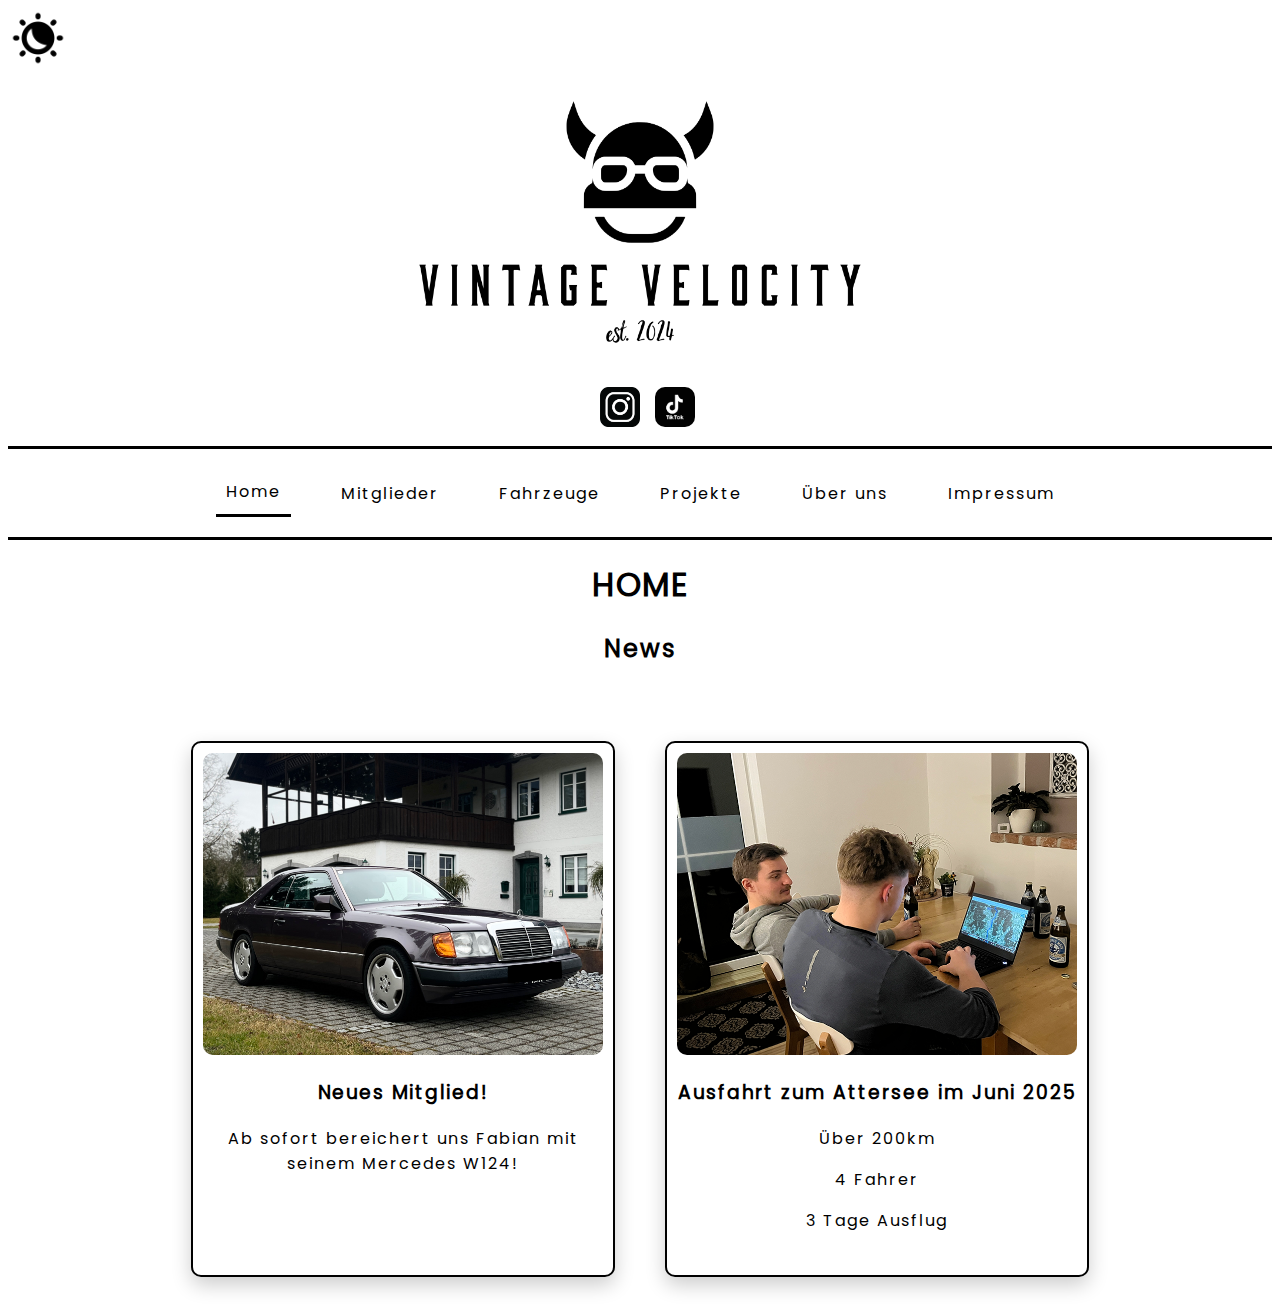
<file: index.html>
<!DOCTYPE html>
<html lang="en">
<head>
    <meta charset="UTF-8">
    <meta name="viewport" content="width=device-width, initial-scale=1.0">
    <link rel="icon" type="image/png" href="logoNoText.png"/>
    <title>Home</title>
    <img id="darkModeButton" src="lightmode.png" style="width: 60px;">
</head>
<body style="align-items: center;">
    <link href='style.css' rel="stylesheet">
    <script src="script.js"></script>

    <div style="justify-content: center; align-items: center; align-self: center; display: flex; ">
        <img id="logoBig" src="logo.PNG" alt="" width="100%" style="justify-content:center; align-items: center; align-self: center; max-width: 500px;">
    </div>

    <div class="socialsDiv" style="display: flex; align-items: center; border-bottom-style: solid; justify-content: center;">
        <a class="socialButton" href="https://www.instagram.com/vintagevelocity2024" target="_blank"><img id="instagram" src="instagram.webp" alt="" style="width: 40px; margin: 15px;"></a>
        <a class="socialButton" href="https://www.tiktok.com/@vintagevelocity2024" target="_blank"><img id="tiktok"src="tiktok2.png" alt="" style="width: 40px; border-radius: 10px;"></a>
    </div>
    

    <div class="menu" style="display: flex; justify-content: center; align-items: center; align-self: center; border-bottom-style: solid; flex-direction:row; flex-wrap: wrap;" >
        <p class="menuP" id="homeHeader" style="border-bottom-style: solid;">Home</p>
        <p class="menuP" id="membersHeader">Mitglieder</p>
        <p class="menuP" id="vehiclesHeader">Fahrzeuge</p>
        <p class="menuP" id="projectsHeader" >Projekte</p>
        <p class="menuP" id="aboutHeader">Über uns</p>
        <p class="menuP" id="impressumHeader">Impressum</p>

    </div>

    <h1>HOME</h1>
    <div id="homeCategories">
        <h2>News</h2>
        <div id="newsDiv" class="newsDiv" style="display: flex; flex-wrap: wrap; justify-content: center;">
        </div>
    </div>
</body>
</html>
</file>
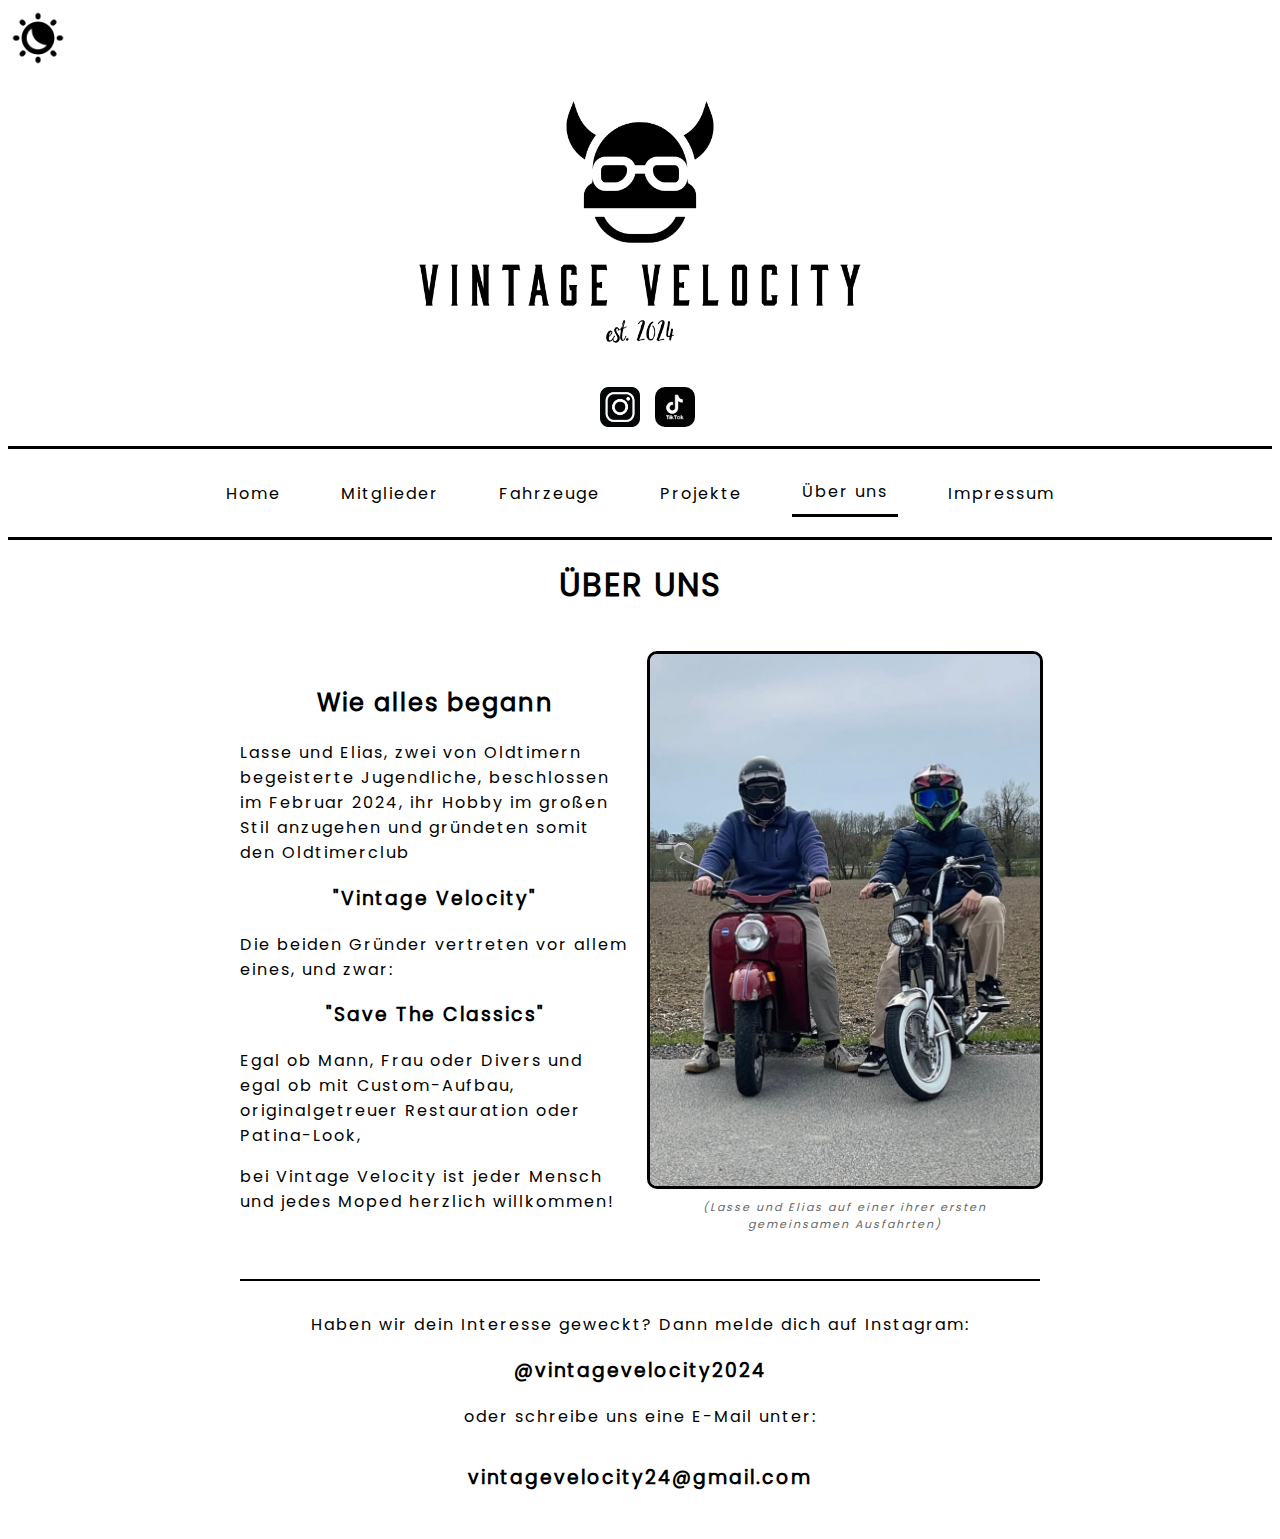
<file: about.html>
<!DOCTYPE html>
<html lang="en">
<head>
    <meta charset="UTF-8">
    <meta name="viewport" content="width=device-width, initial-scale=1.0">
    <link href='style.css' rel="stylesheet"></link>
    <script src="script.js"></script>

    <link rel="icon" type="imagine/png" href="logoNoText.png"/>
    <title>About</title>
    <img id="darkModeButton" src="lightmode.png" style="width: 60px;">

    <div style="justify-content: center; align-items: center; align-self: center; display: flex;">
        <img id="logoBig" src="logo.PNG" alt="" width="100%" style="max-width: 500px;">
    </div>
    <div class="socialsDiv" style="display: flex; align-items: center; justify-content: center;">
        <a class="socialButton" href="https://www.instagram.com/vintagevelocity2024" target="_blank"><img id="instagram" src="instagram.webp" alt="" style="width: 40px; margin: 15px;"></a>
        <a class="socialButton" href="https://www.tiktok.com/@vintagevelocity2024" target="_blank"><img id="tiktok"src="tiktok2.png" alt="" style="width: 40px; border-radius: 10px;"></a>
    </div>
    <div class="menu" style="display: flex; justify-content: center; align-items: center; align-self: center; border-bottom-style: solid; flex-wrap: wrap;">
        <p class="menuP" id="homeHeader">Home</p>
        <p class="menuP" id="membersHeader">Mitglieder</p>
        <p class="menuP" id="vehiclesHeader">Fahrzeuge</p>
        <p class="menuP" id="projectsHeader" >Projekte</p>
        <p class="menuP" id="aboutHeader" style="border-bottom-style: solid;">Über uns</p>
        <p class="menuP" id="impressumHeader">Impressum</p>
    </div>
    <h1>ÜBER UNS</h1>
    <div id="aboutDiv" style="display: flex; flex-wrap: wrap; justify-content: center; align-items: center; text-align: left; gap: 20px; padding: 20px; max-width: 800px; margin: auto;">
        <div style="flex: 1; min-width: 300px;">
            <h2>Wie alles begann</h2>
            <p>Lasse und Elias, zwei von Oldtimern begeisterte Jugendliche, beschlossen im Februar 2024, ihr Hobby im großen Stil anzugehen und gründeten somit den Oldtimerclub</p>
            <h3>"Vintage Velocity"</h3>
            <p>Die beiden Gründer vertreten vor allem eines, und zwar:</p>
            <h3>"Save The Classics"</h3>
            <p>Egal ob Mann, Frau oder Divers und egal ob mit Custom-Aufbau, originalgetreuer Restauration oder Patina-Look,</p>
            <p>bei Vintage Velocity ist jeder Mensch und jedes Moped herzlich willkommen!</p>
        </div>
        <div style="flex: 1; min-width: 300px; display: flex; flex-direction: column; align-items: center;">
            <img id="lasseLaditschImg" src="lasse_laditsch.jpg" alt="Lasse und Elias auf einer ihrer ersten gemeinsamen Rundfahrten" style="max-width: 100%; border: 3px solid; border-radius: 10px;">
            <p style="font-style: italic; color: #666; font-size: 11px; text-align: center; margin-top: 10px;">(Lasse und Elias auf einer ihrer ersten gemeinsamen Ausfahrten)</p>
        </div>
        <div style="width: 100%; text-align: center; border-top: 2px solid; padding-top: 15px; margin-top: 15px;">
            <p>Haben wir dein Interesse geweckt? Dann melde dich auf Instagram:</p>
            <a href="https://www.instagram.com/vintagevelocity2024" style="text-decoration: none; color: inherit;"><h3>@vintagevelocity2024</h3></a>
            <p>oder schreibe uns eine E-Mail unter:</p>
            <div class="emailDiv" style="display: flex; flex-direction: column; align-items: center;">
                <a id="emailA" onclick="copyToClipboard('vintagevelocity24@gmail.com')"><h3>vintagevelocity24@gmail.com</h3></a>
                <p id="copyInfo">klicke um uns eine e-mail zu senden!</p>
            </div>
            
        </div>
    </div>
    
        
    </div>
   
</body>
</html>
</file>
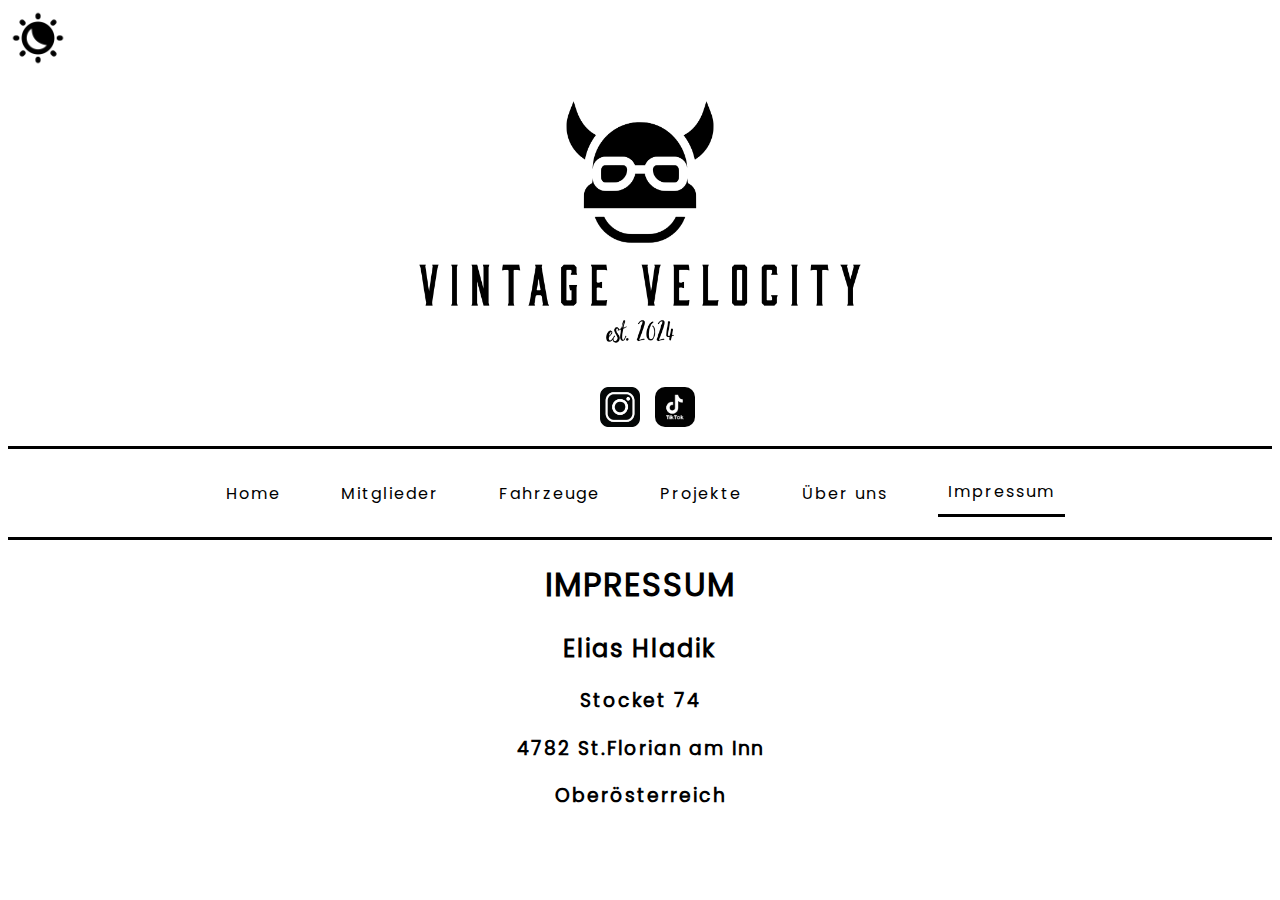
<file: impressum.html>
<!DOCTYPE html>
<html lang="en">
<head>
    <meta charset="UTF-8">
    <meta name="viewport" content="width=device-width, initial-scale=1.0">
    <title>Impressum</title>
    <link rel="icon" type="imagine/png" href="logoNoText.png"/>
    <img id="darkModeButton" src="lightmode.png" style="width: 60px;">

</head>
<body style="align-items: center;">
    <link href='style.css' rel="stylesheet"></link>
    <script src="script.js"></script>

    <div style="justify-content: center; align-items: center; align-self: center; display: flex;">
        <img id="logoBig" src="logo.PNG" alt="" width="100%" style="max-width: 500px;">
    </div>

    <div class="socialsDiv" style="display: flex; align-items: center; border-bottom-style: solid; justify-content: center;">
        <a class="socialButton" href="https://www.instagram.com/vintagevelocity2024" target="_blank"><img id="instagram" src="instagram.webp" alt="" style="width: 40px; margin: 15px;"></a>
        <a class="socialButton" href="https://www.tiktok.com/@vintagevelocity2024" target="_blank"><img id="tiktok"src="tiktok2.png" alt="" style="width: 40px; border-radius: 10px;"></a>
    </div>

    <div class="menu" style="display: flex; justify-content: center; align-items: center; align-self: center; border-bottom-style: solid; flex-wrap: wrap;">
        <p class="menuP" id="homeHeader">Home</p>
        <p class="menuP" id="membersHeader">Mitglieder</p>
        <p class="menuP" id="vehiclesHeader">Fahrzeuge</p>
        <p class="menuP" id="projectsHeader" >Projekte</p>
        <p class="menuP" id="aboutHeader">Über uns</p>
        <p class="menuP" id="impressumHeader" style="border-bottom-style: solid;" >Impressum</p>
    </div>
    <h1>IMPRESSUM</h1> 
    <h2>Elias Hladik</h2>
    <h3>Stocket 74</h3>
    <h3>4782 St.Florian am Inn</h3>
    <h3>Oberösterreich</h3>
</body>
</html>
</file>
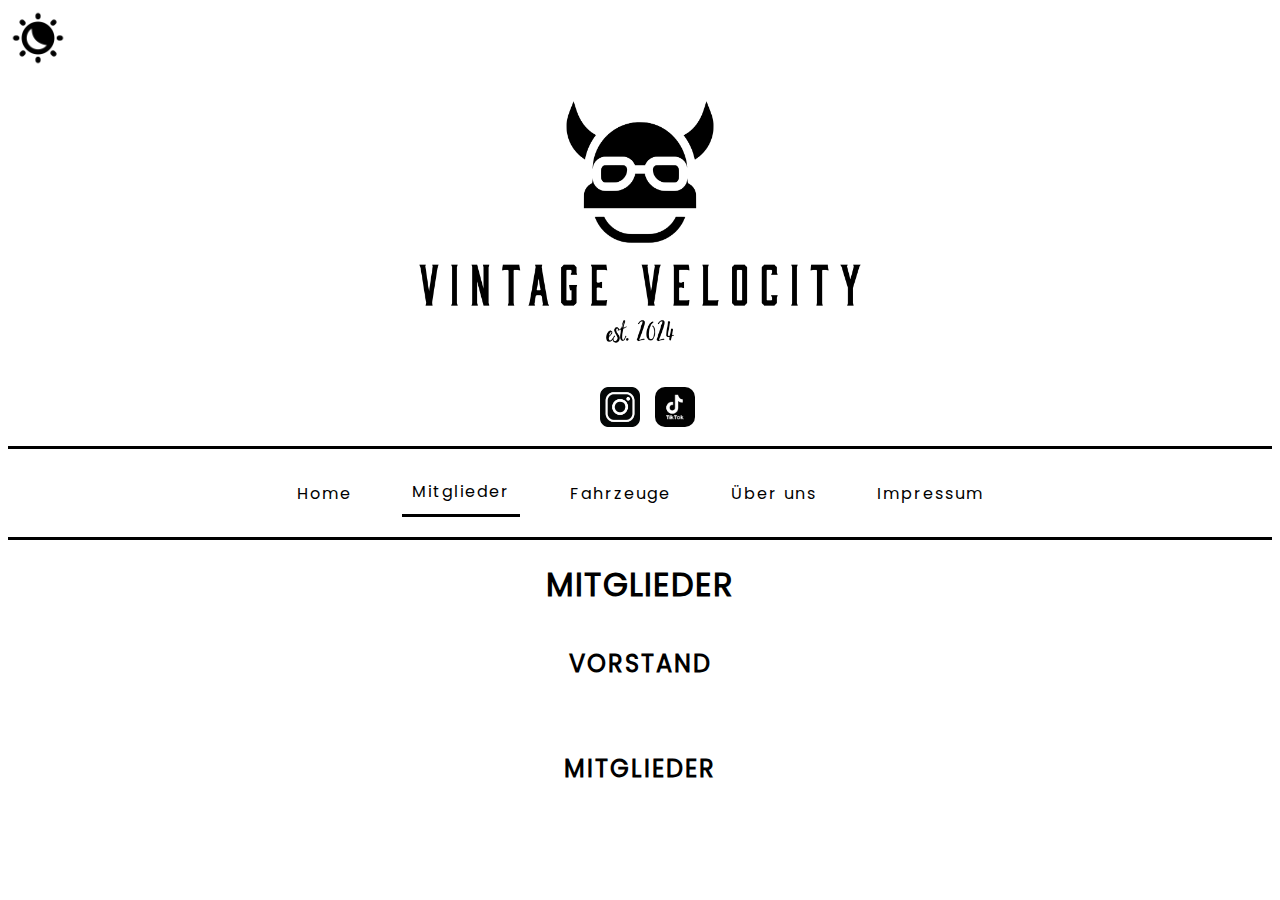
<file: members.html>
<!DOCTYPE html>
<html lang="en">
<head>
    <meta charset="UTF-8">
    <meta name="viewport" content="width=device-width, initial-scale=1.0">
    <link rel="icon" type="imagine/png" href="logoNoText.png"/>
    <title>Mitglieder</title>
    <img id="darkModeButton" src="lightmode.png" style="width: 60px;">

</head>
<body style="align-items: center;">
    <link href='style.css' rel="stylesheet"></link>
    <script src="script.js"></script>

    <div style="justify-content: center; align-items: center; align-self: center; display: flex;">
        <img id="logoBig" src="logo.PNG" alt="" width="100%" style="max-width: 500px;">
    </div>

    <div class="socialsDiv" style="display: flex; align-items: center; border-bottom-style: solid; justify-content: center;">
        <a class="socialButton" href="https://www.instagram.com/vintagevelocity2024" target="_blank"><img id="instagram" src="instagram.webp" alt="" style="width: 40px; margin: 15px;"></a>
        <a class="socialButton" href="https://www.tiktok.com/@vintagevelocity2024" target="_blank"><img id="tiktok"src="tiktok2.png" alt="" style="width: 40px; border-radius: 10px;"></a>
    </div>

    <div class="menu" style="display: flex; justify-content: center; align-items: center; align-self: center; border-bottom-style: solid; flex-wrap: wrap;">
        <p class="menuP" id="homeHeader">Home</p>
        <p class="menuP" id="membersHeader" style="border-bottom-style: solid;">Mitglieder</p>
        <p class="menuP" id="vehiclesHeader">Fahrzeuge</p>
        <p class="menuP" id="aboutHeader">Über uns</p>
        <p class="menuP" id="impressumHeader">Impressum</p>
    </div>
    <h1 style="padding-bottom: 15px;">MITGLIEDER</h1>
    <div id="memberDiv" >
        <h2>VORSTAND</h2>
        <div id="executivesDiv" style="margin-top: 50px; justify-content: center; align-items: center; align-self: center; display: flex;flex-wrap:wrap;" >
        </div>
        <h2>MITGLIEDER</h2>
        <div id="regularMembersDiv" style="margin-top: 50px; justify-content: center; align-items: center; align-self: center; display: flex; flex-wrap:wrap;" >
        </div>
    </div>
</body>
</html>
</file>
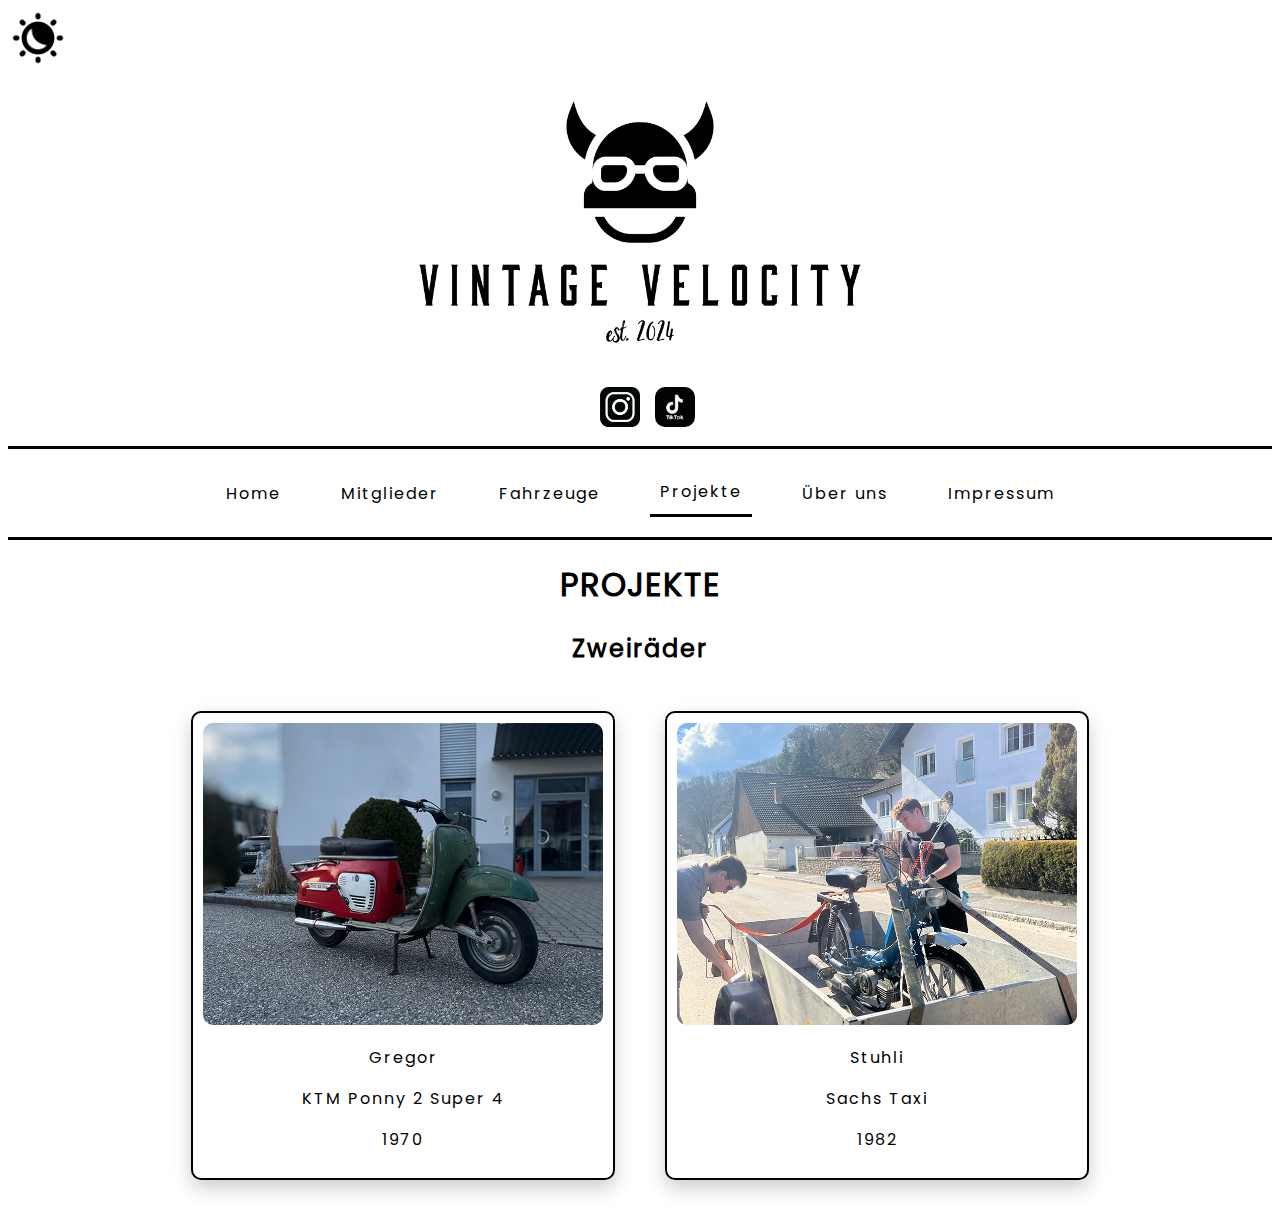
<file: projects.html>
<!DOCTYPE html>
<html lang="en">
<head>
    <meta charset="UTF-8">
    <meta name="viewport" content="width=device-width, initial-scale=1.0">
    <link rel="icon" type="imagine/png" href="logoNoText.png"/>
    <title>Projekte</title>
    <img id="darkModeButton" src="lightmode.png" style="width: 60px;">
</head>
<body style="align-items: center;">
    <link href='style.css' rel="stylesheet"></link>
    <script src="script.js"></script>

    <div style="justify-content: center; align-items: center; align-self: center; display: flex;">
        <img id="logoBig" src="logo.PNG" alt="" width="100%" style="max-width: 500px;">
    </div>

    <div class="socialsDiv">
        <a class="socialButton" href="https://www.instagram.com/vintagevelocity2024" target="_blank"><img id="instagram" src="instagram.webp" alt="" style="width: 40px; margin: 15px;"></a>
        <a class="socialButton" href="https://www.tiktok.com/@vintagevelocity2024" target="_blank"><img id="tiktok"src="tiktok2.png" alt="" style="width: 40px; border-radius: 10px;"></a>
    </div>

    <div class="menu" style="display: flex; justify-content: center; align-items: center; align-self: center; border-bottom-style: solid;flex-wrap: wrap;">
        <p class="menuP" id="homeHeader">Home</p>
        <p class="menuP" id="membersHeader" >Mitglieder</p>
        <p class="menuP" id="vehiclesHeader" >Fahrzeuge</p>
        <p class="menuP" id="projectsHeader" style="border-bottom-style: solid;" >Projekte</p>
        <p class="menuP" id="aboutHeader">Über uns</p>
        <p class="menuP" id="impressumHeader">Impressum</p>
    </div>
    <h1>PROJEKTE</h1>
    <div id="vehiclesDiv">
        <h2 id="mopedsH2" style="display: none;">Zweiräder</h2>
        <div id="mopedDiv" style="display: none; flex-wrap: wrap; flex-direction:row;justify-content: center;">
        </div>
        <h2 id="carsH2" style="display: none;">Autos</h2>
        <div id="carDiv" style="display: none; flex-wrap: wrap; flex-direction:row;justify-content: center;"></div>
        <h2 id="restH2" style="display: none;">Andere</h2>
        <div id="restVehiclesDiv" style="display: none; flex-wrap: wrap; flex-direction:row;justify-content: center;">
        </div>
    </div>
</body>
</html>
</file>
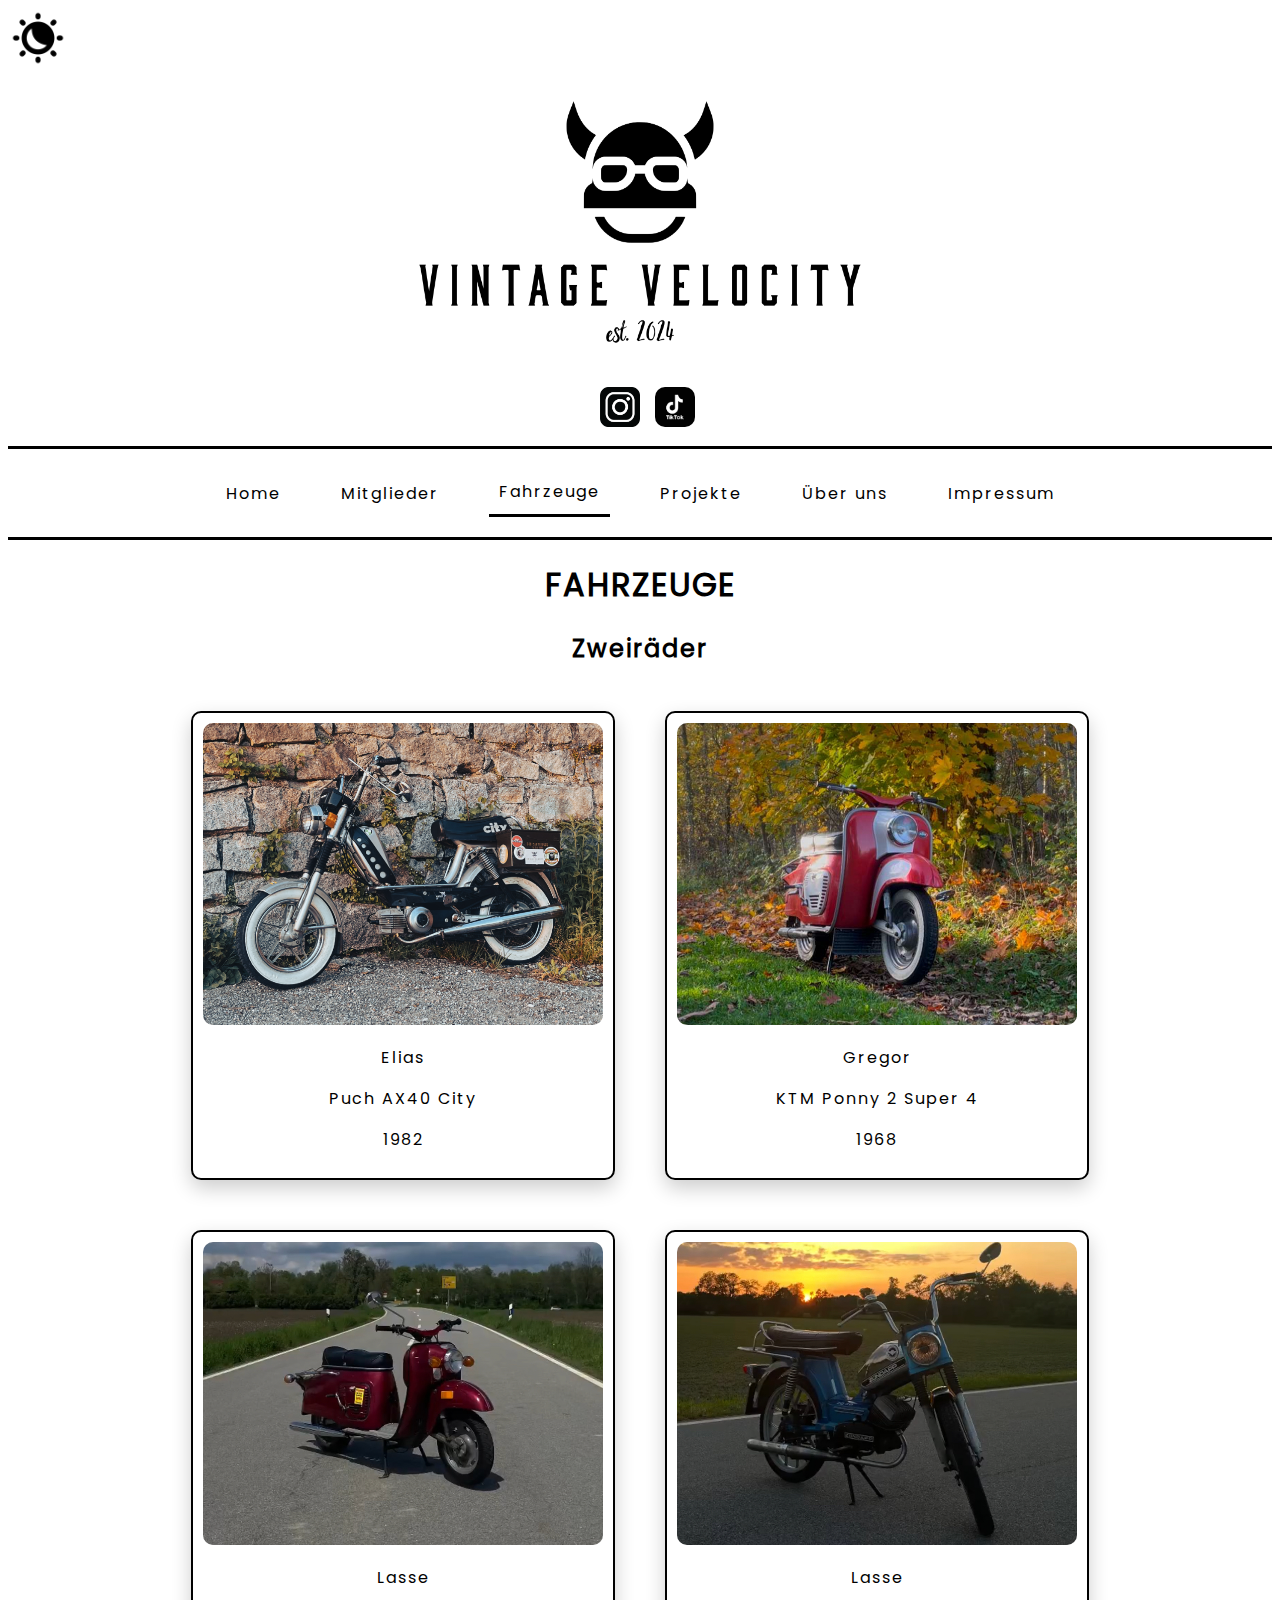
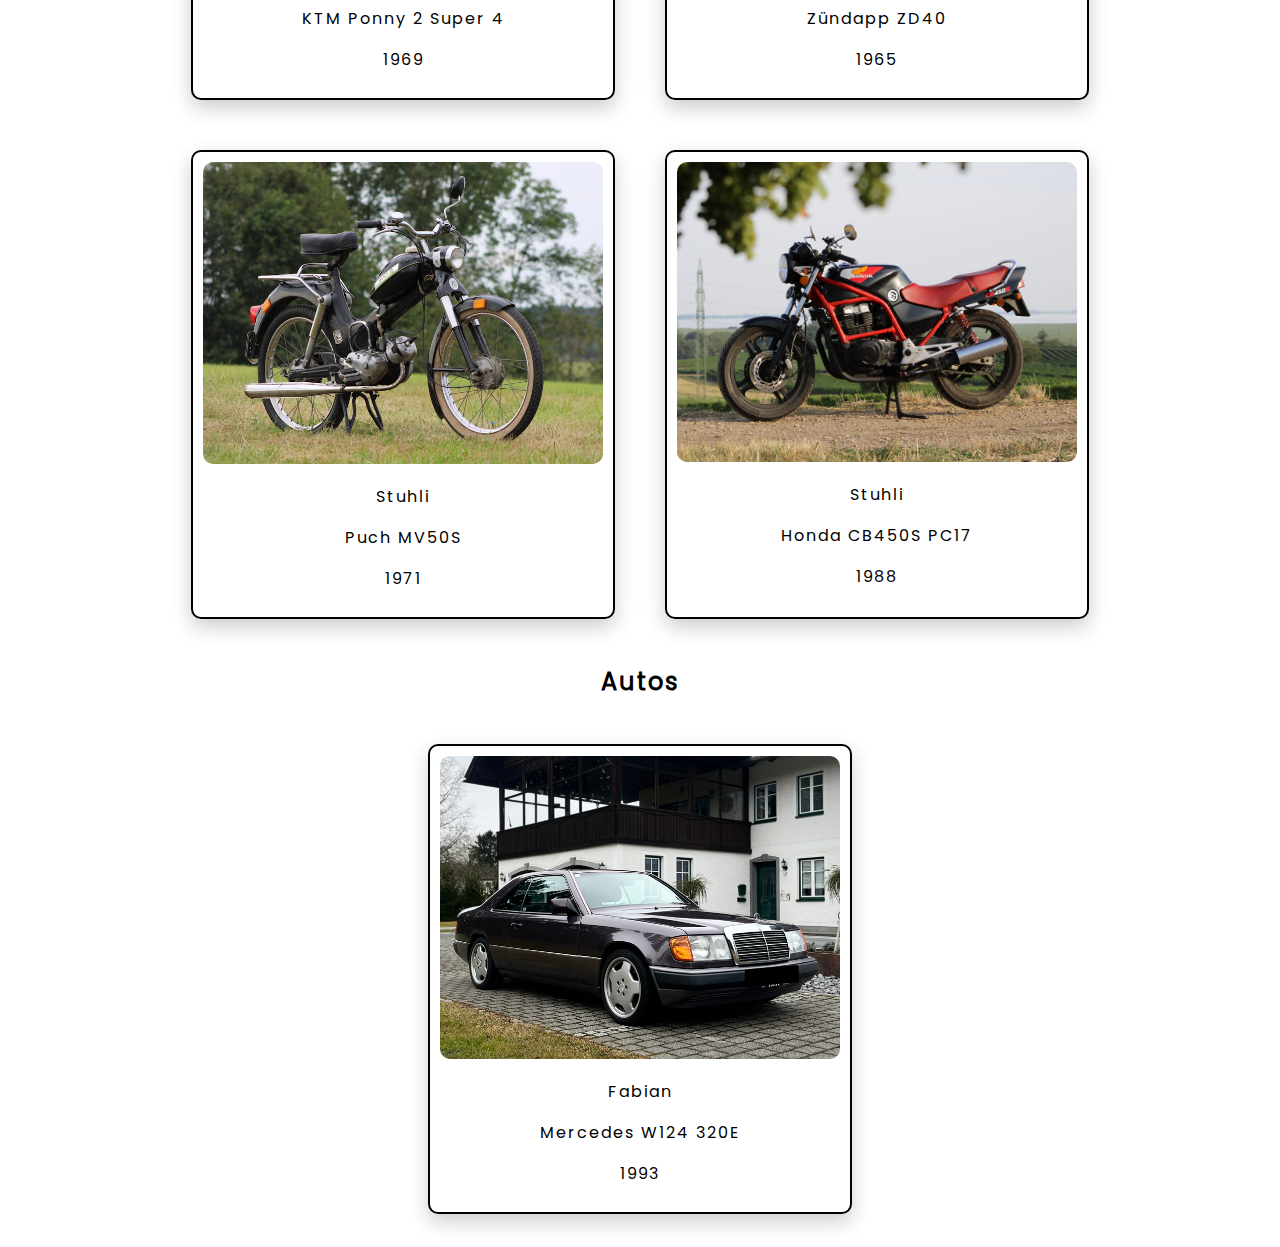
<file: vehicles.html>
<!DOCTYPE html>
<html lang="en">
<head>
    <meta charset="UTF-8">
    <meta name="viewport" content="width=device-width, initial-scale=1.0">
    <link rel="icon" type="imagine/png" href="logoNoText.png"/>
    <title>Fahrzeuge</title>
    <img id="darkModeButton" src="lightmode.png" style="width: 60px;">
</head>
<body style="align-items: center;">
    <link href='style.css' rel="stylesheet"></link>
    <script src="script.js"></script>

    <div style="justify-content: center; align-items: center; align-self: center; display: flex;">
        <img id="logoBig" src="logo.PNG" alt="" width="100%" style="max-width: 500px;">
    </div>

    <div class="socialsDiv">
        <a class="socialButton" href="https://www.instagram.com/vintagevelocity2024" target="_blank"><img id="instagram" src="instagram.webp" alt="" style="width: 40px; margin: 15px;"></a>
        <a class="socialButton" href="https://www.tiktok.com/@vintagevelocity2024" target="_blank"><img id="tiktok"src="tiktok2.png" alt="" style="width: 40px; border-radius: 10px;"></a>
    </div>

    <div class="menu" style="display: flex; justify-content: center; align-items: center; align-self: center; border-bottom-style: solid;flex-wrap: wrap;">
        <p class="menuP" id="homeHeader">Home</p>
        <p class="menuP" id="membersHeader" >Mitglieder</p>
        <p class="menuP" id="vehiclesHeader" style="border-bottom-style: solid;">Fahrzeuge</p>
        <p class="menuP" id="projectsHeader" >Projekte</p>
        <p class="menuP" id="aboutHeader">Über uns</p>
        <p class="menuP" id="impressumHeader">Impressum</p>
    </div>
    <h1>FAHRZEUGE</h1>
    <div id="vehiclesDiv">
        <h2 id="mopedsH2" style="display: none;">Zweiräder</h2>
        <div id="mopedDiv" style="display: none; flex-wrap: wrap; flex-direction:row;justify-content: center;">
        </div>
        <h2 id="carsH2" style="display: none;">Autos</h2>
        <div id="carDiv" style="display: none; flex-wrap: wrap; flex-direction:row;justify-content: center;"></div>
        <h2 id="restH2" style="display: none;">Andere</h2>
        <div id="restVehiclesDiv" style="display: none; flex-wrap: wrap; flex-direction:row;justify-content: center;">
        </div>
    </div>
</body>
</html>
</file>
<file: style.css>
h1,h2,h3{
    font-family:BodyFont;
    letter-spacing: 2px;
    display: flex;
    justify-content: center;
    transition:0.3s;
}

h1:hover,h2:hover,h3:hover{
    transform: scale(1.05);
    font-weight: bold;
}
p{
    font-family:BodyFont;
    letter-spacing: 2px;
    display: flex;
    justify-content: center;
}
strong{
    font-family:BodyFont;
    letter-spacing: 2px;
    display: flex;
    justify-content: center;
    font-weight: bold;
    font-size: 20px;
}
span{
    margin-top: 50px;
    font-family:BodyFont;
    letter-spacing: 2px;
    display: flex;
    justify-content: center;
    font-weight: bold;
    font-size: 17px;
}
button{
    font-family:BodyFont;
    display: flex;
    justify-content: center;
    background-color:transparent;
    border-style: solid;
}

@font-face {
    font-family: HeaderFont;
    src: url("Antonio-Regular.ttf");
}

@font-face {
    font-family: BodyFont;
    src: url("Poppins-Regular.ttf");
}

.menuP{
    margin: 20px;
    font-family: BodyFont;
    padding: 10px;
    transition: 0.3s;
}

.menuP:nth-of-type(even):hover{
    cursor: pointer;
    transform: rotate(-2deg) scale(1.1);
    transition: 0.3s;
}
.menuP:nth-of-type(odd):hover{
    cursor: pointer;
    transform: rotate(2deg) scale(1.1);
    transition: 0.3s;
}
.menuPWhite:nth-of-type(even):hover{
    cursor: pointer;
    transform: rotate(-2deg) scale(1.1);
    transition: 0.3s;
}
.menuPWhite:nth-of-type(odd):hover{
    cursor: pointer;
    transform: rotate(2deg) scale(1.1);
    transition: 0.3s;
}

.menuPWhite{
    margin: 20px;
    font-family: BodyFont;
    padding: 10px;
    transition: 0.7s;
}

.memberDiv{
    border-style:solid; 
    border-radius: 10px; 
    border-width: 2px;
    padding: 10px;
    align-items: center;
    justify-content: center;
    margin: 25px;
    text-align: center;
    width: fit-content;
    transition: 0.5s;
}
.memberDiv:hover{
    box-shadow: rgba(0, 0, 0, 0.25) 0px 54px 55px, rgba(0, 0, 0, 0.12) 0px -12px 30px, rgba(0, 0, 0, 0.12) 0px 4px 6px, rgba(0, 0, 0, 0.17) 0px 12px 13px, rgba(0, 0, 0, 0.09) 0px -3px 5px;
    cursor: pointer;
    transition: 0.3s;
    border-color: white;
}
.memberDiv:hover p{
    color: transparent; 

}
.memberDiv:nth-of-type(even):hover{
    transform: rotate(2deg) scale(1.05);
}
.memberDiv:nth-of-type(odd):hover{
    transform: rotate(-2deg) scale(1.05);
}
.memberDiv:hover .tiktokLink{
    display: block;
}
.memberDiv img{
    border-radius: 10px;
    width: 100%;
}
.memberDiv:hover img{
    border-style: solid;
    border-color: black;
    border-width: 2px;
}
.memberDiv:hover p{
    margin: 1px;
}
.vehicleDiv{
    border-style:solid; 
    border-radius: 10px; 
    border-width: 2px;
    padding: 10px;
    align-items: center;
    justify-content: center;
    margin: 25px;
    text-align: center;
    transition: 0.3s;
    max-width: 400px;
    box-shadow: 0px 8px 20px rgba(0, 0, 0, 0.2);

}
.vehicleDiv img{
    width: 100%;
    border-radius: 10px;
}

.vehicleDiv:nth-of-type(odd):hover{
    transform: rotate(2deg) scale(1.03);
}
.vehicleDiv:nth-of-type(even):hover{
    transform: rotate(-2deg) scale(1.03);
}

.tiktokLink{
    display: none;
}
.newsDiv{
    margin-top: 50px;
    display: flex;
    flex-direction: row;
}
.singularNews{
    border-style:solid; 
    border-radius: 10px; 
    border-width: 2px;
    padding: 10px;
    align-items: center;
    justify-content: center;
    margin: 25px;
    text-align: center;
    transition: 0.5s;
    max-width: 400px;
    box-shadow: 0px 8px 20px rgba(0, 0, 0, 0.2);
}
.singularNews img{
    border-radius: 10px;
}

.singularNews:nth-of-type(even):hover{
    transform: rotate(-2deg) scale(1.05);
}
.singularNews:nth-of-type(odd):hover{
    transform: rotate(2deg) scale(1.05);
}

.singularNews img {
    width: 100%;
}
li{
    font-family: BodyFont;
}
#darkModeButton{
    transition: 0.3s;
}
#darkModeButton:hover{
    transform: rotate(90deg);
}

.socialButton{
    transition: .3s;
}
.socialButton:nth-of-type(odd):hover {
    transform: rotate(-10deg) scale(1.1);
}

.socialButton:nth-of-type(even):hover {
    transform: rotate(10deg) scale(1.1);
}

.socialsDiv{
    display: flex; 
    align-items: center; 
    border-bottom-style: solid; 
    justify-content: center;
}

#logoBig{
    transition: 0.3s;
}
#logoBig:hover{
    transform: scale(1.1);
}

#lasseLaditschImg{
    transition: 0.3s;
}
#lasseLaditschImg:hover{
    transform: rotate(2deg) scale(1.05);
    margin-bottom: 15px;
}

.emailDiv p {
    display: none; /* Hide the text by default */
}

.emailDiv:hover p {
    display: block;
}

#copyInfo{
    font-size: 12px;
    margin-top: 5px;
    border-bottom-style: solid;
    width: fit-content;
}

#emailA{
    cursor: pointer;
}
</file>
